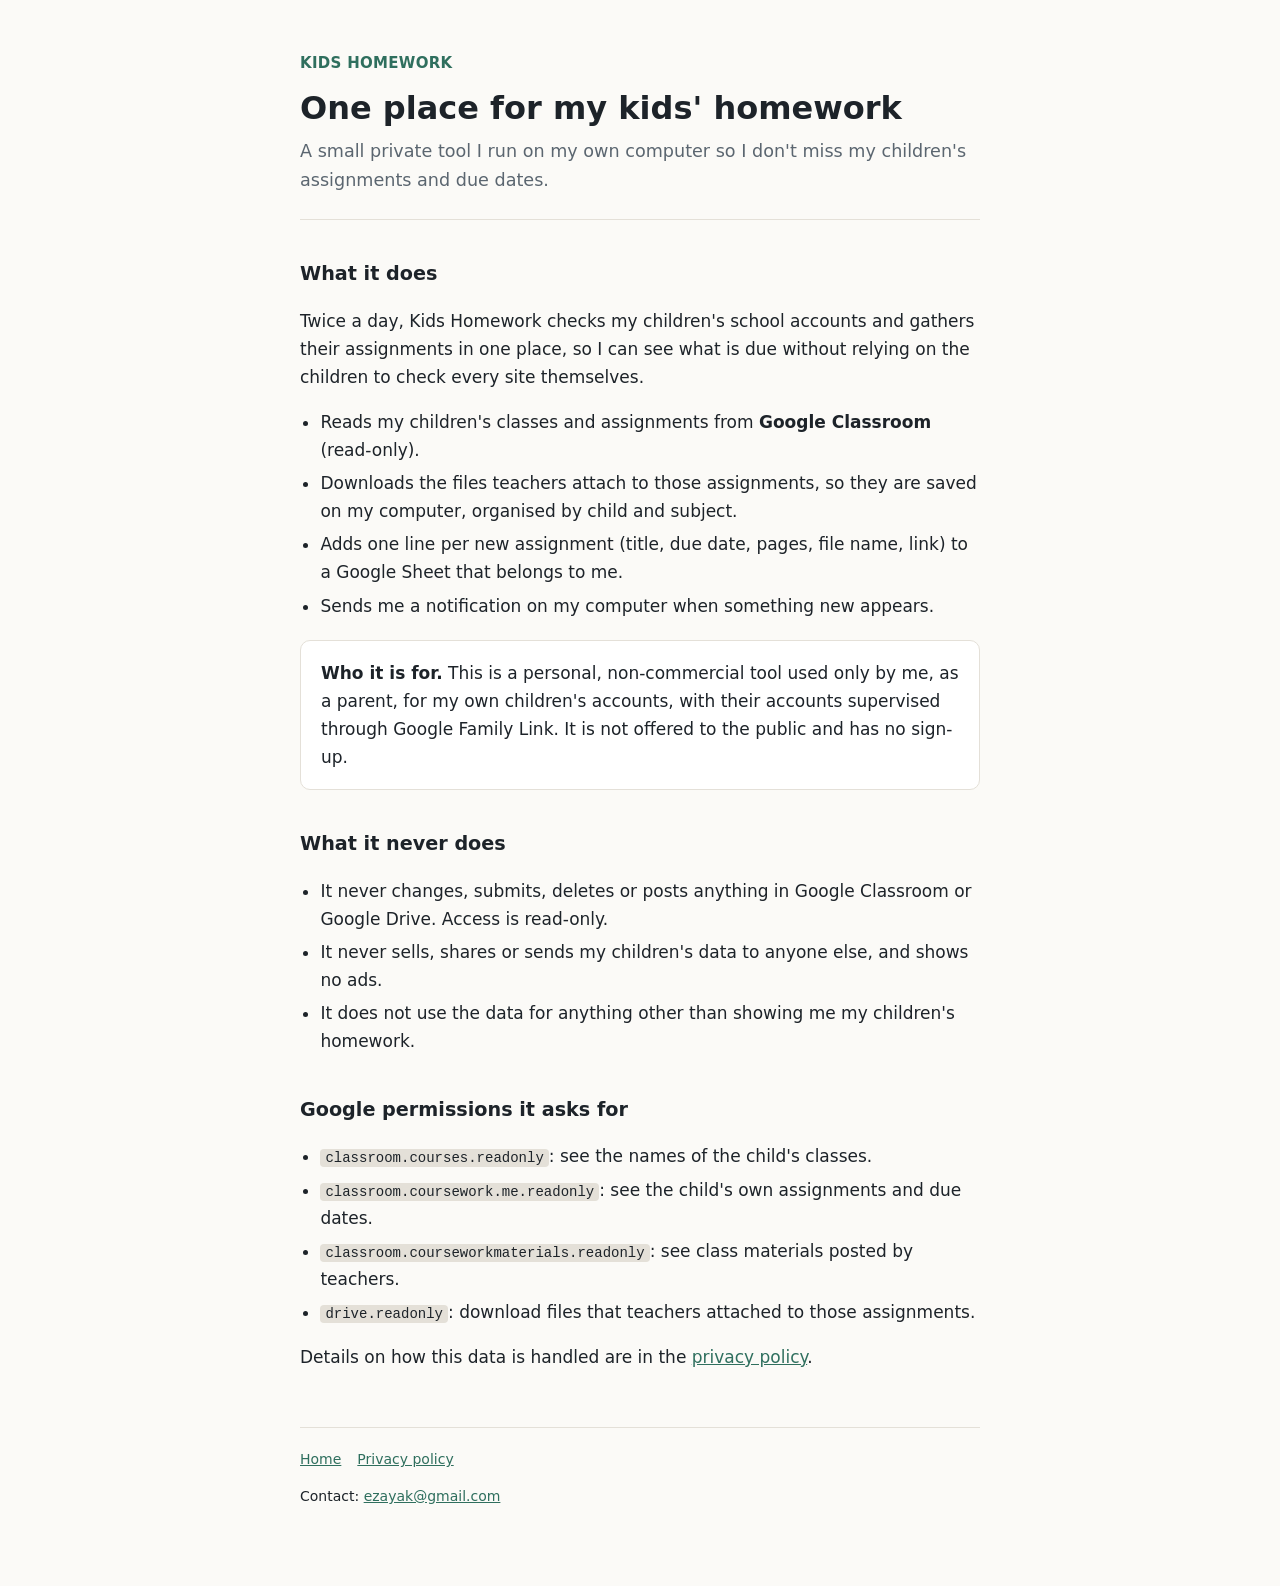
<file: index.html>
<!doctype html>
<html lang="en">
<head>
<meta charset="utf-8">
<meta name="viewport" content="width=device-width, initial-scale=1">
<title>Kids Homework</title>
<meta name="description" content="A private, family-use tool that collects a parent's own children's school assignments into one place.">
<link rel="stylesheet" href="style.css">
</head>
<body>
<main>
  <header>
    <a class="brand" href="index.html">Kids Homework</a>
    <h1>One place for my kids' homework</h1>
    <p class="lede">A small private tool I run on my own computer so I don't miss my children's assignments and due dates.</p>
  </header>

  <h2>What it does</h2>
  <p>Twice a day, Kids Homework checks my children's school accounts and gathers their assignments in one place, so I can see what is due without relying on the children to check every site themselves.</p>
  <ul>
    <li>Reads my children's classes and assignments from <strong>Google Classroom</strong> (read-only).</li>
    <li>Downloads the files teachers attach to those assignments, so they are saved on my computer, organised by child and subject.</li>
    <li>Adds one line per new assignment (title, due date, pages, file name, link) to a Google Sheet that belongs to me.</li>
    <li>Sends me a notification on my computer when something new appears.</li>
  </ul>

  <div class="card">
    <strong>Who it is for.</strong> This is a personal, non-commercial tool used only by me, as a parent, for my own children's accounts, with their accounts supervised through Google Family Link. It is not offered to the public and has no sign-up.
  </div>

  <h2>What it never does</h2>
  <ul>
    <li>It never changes, submits, deletes or posts anything in Google Classroom or Google Drive. Access is read-only.</li>
    <li>It never sells, shares or sends my children's data to anyone else, and shows no ads.</li>
    <li>It does not use the data for anything other than showing me my children's homework.</li>
  </ul>

  <h2>Google permissions it asks for</h2>
  <ul>
    <li><code>classroom.courses.readonly</code>: see the names of the child's classes.</li>
    <li><code>classroom.coursework.me.readonly</code>: see the child's own assignments and due dates.</li>
    <li><code>classroom.courseworkmaterials.readonly</code>: see class materials posted by teachers.</li>
    <li><code>drive.readonly</code>: download files that teachers attached to those assignments.</li>
  </ul>
  <p>Details on how this data is handled are in the <a href="privacy.html">privacy policy</a>.</p>

  <footer>
    <a href="index.html">Home</a><a href="privacy.html">Privacy policy</a>
    <p>Contact: <a href="mailto:ezayak@gmail.com">ezayak@gmail.com</a></p>
  </footer>
</main>
</body>
</html>
</file>
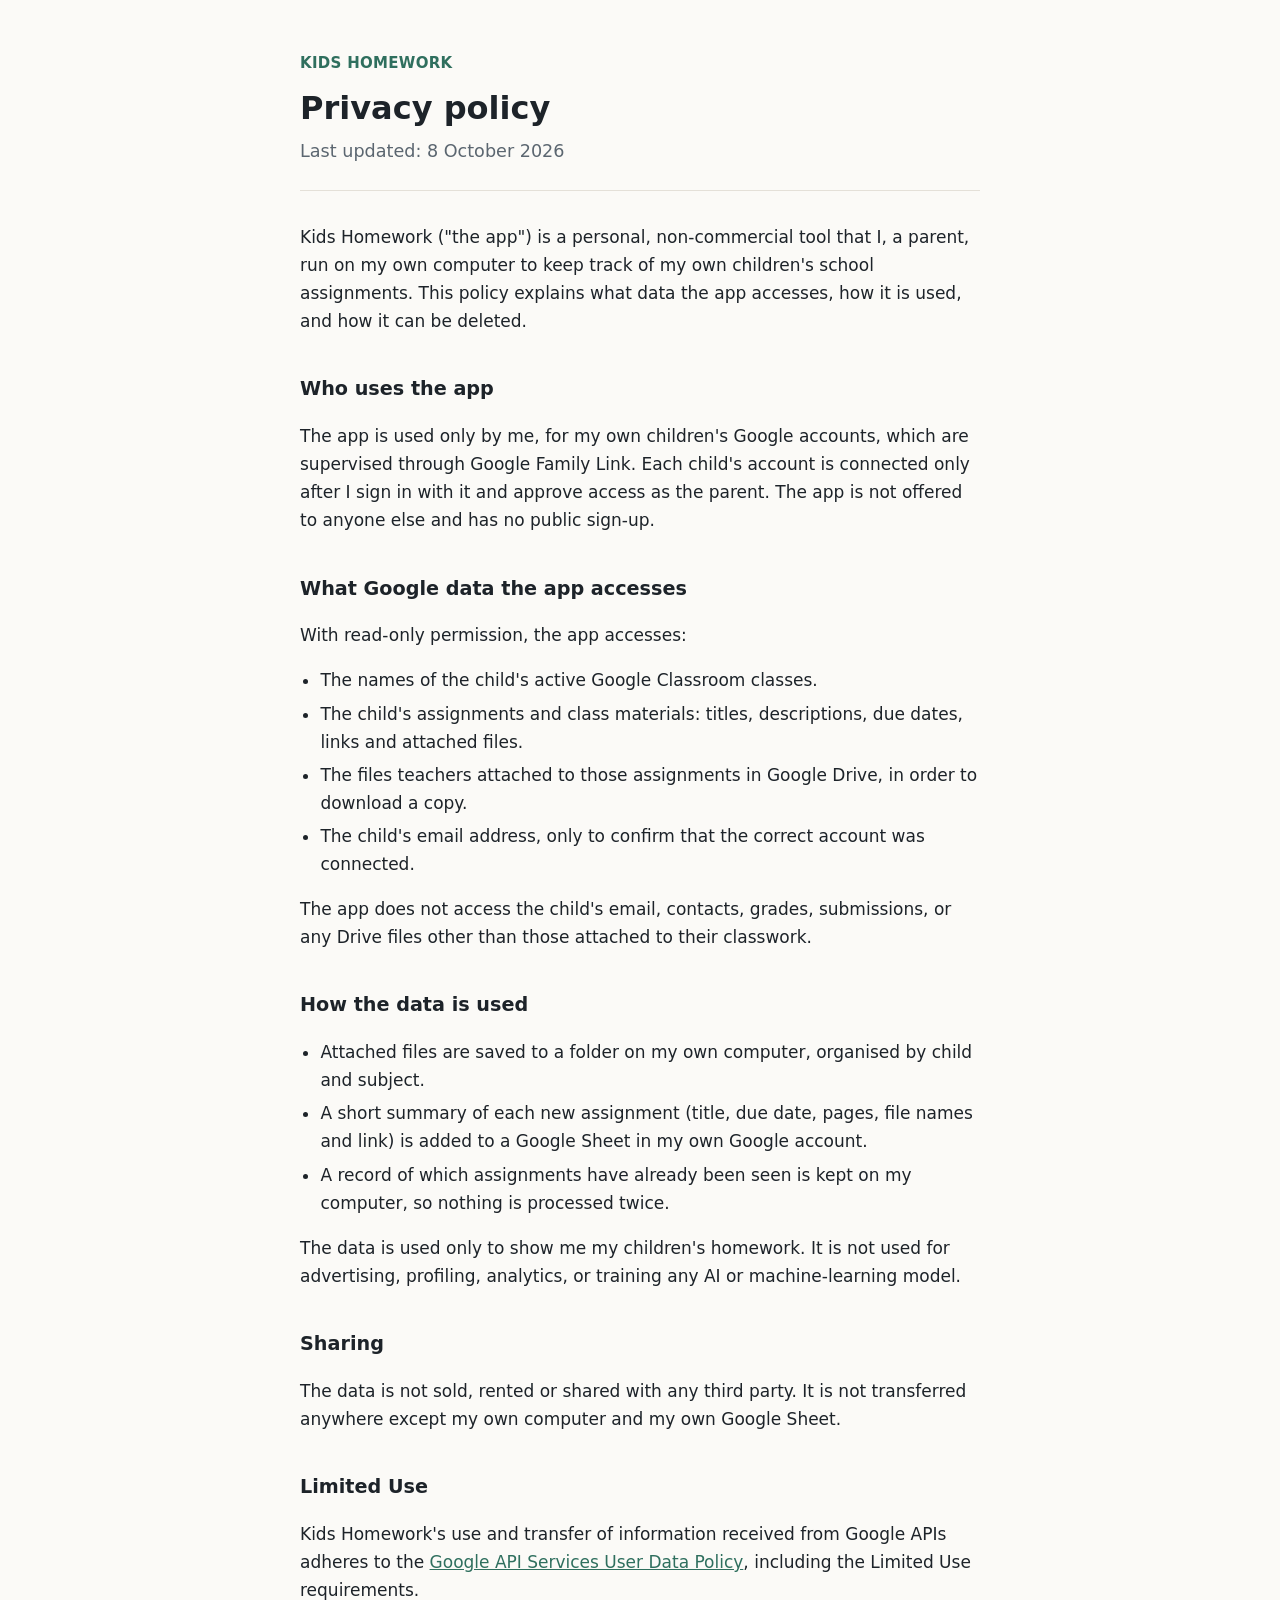
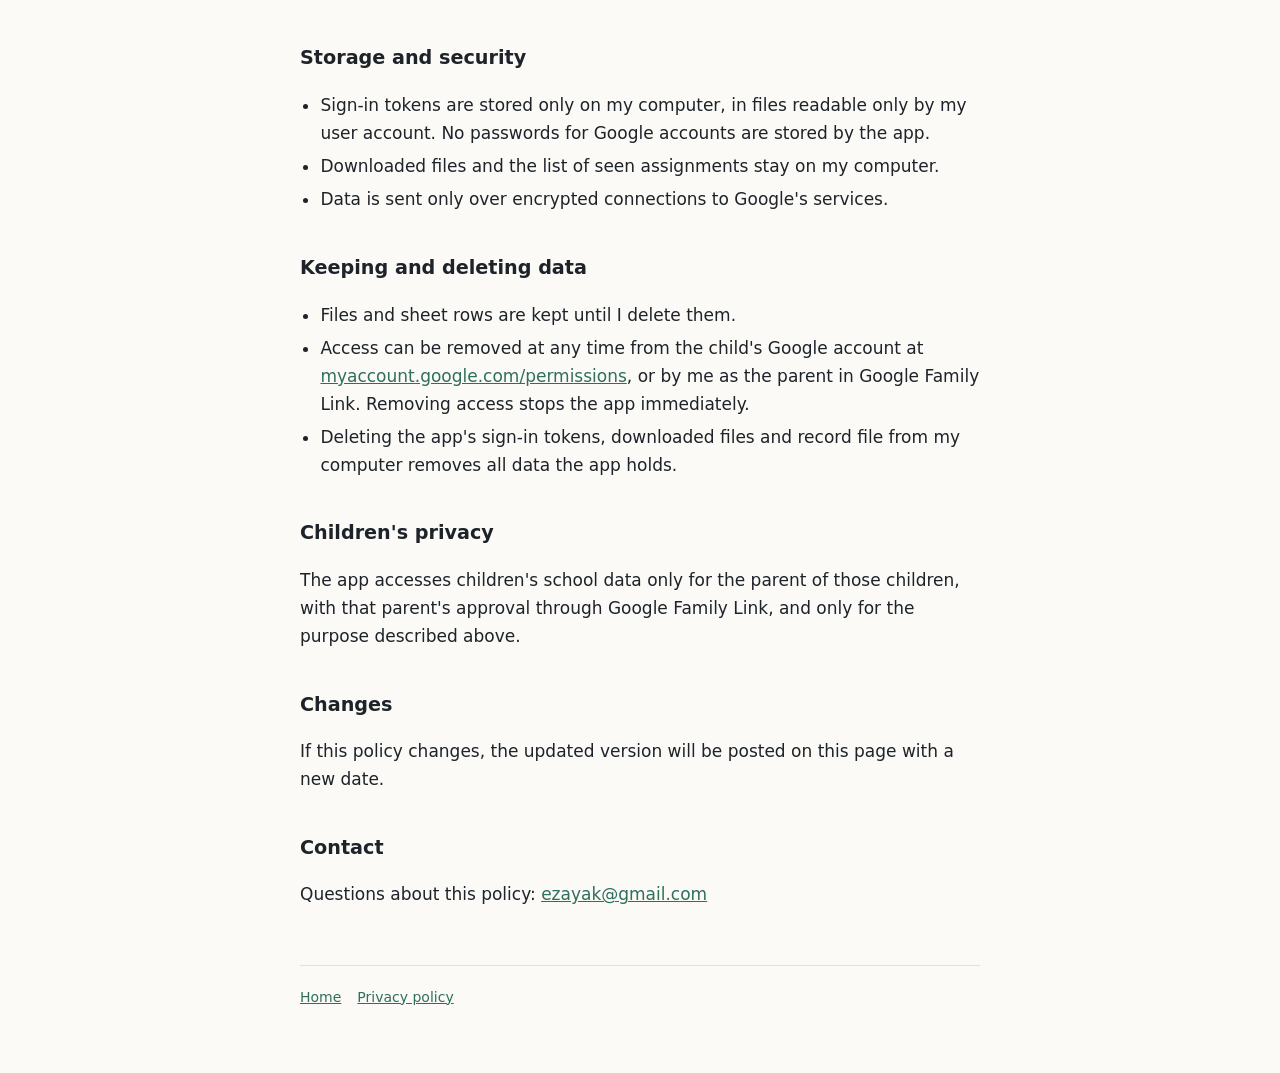
<file: privacy.html>
<!doctype html>
<html lang="en">
<head>
<meta charset="utf-8">
<meta name="viewport" content="width=device-width, initial-scale=1">
<title>Privacy Policy · Kids Homework</title>
<meta name="description" content="How Kids Homework handles Google user data.">
<link rel="stylesheet" href="style.css">
</head>
<body>
<main>
  <header>
    <a class="brand" href="index.html">Kids Homework</a>
    <h1>Privacy policy</h1>
    <p class="lede">Last updated: 8 October 2026</p>
  </header>

  <p>Kids Homework ("the app") is a personal, non-commercial tool that I, a parent, run on my own computer to keep track of my own children's school assignments. This policy explains what data the app accesses, how it is used, and how it can be deleted.</p>

  <h2>Who uses the app</h2>
  <p>The app is used only by me, for my own children's Google accounts, which are supervised through Google Family Link. Each child's account is connected only after I sign in with it and approve access as the parent. The app is not offered to anyone else and has no public sign-up.</p>

  <h2>What Google data the app accesses</h2>
  <p>With read-only permission, the app accesses:</p>
  <ul>
    <li>The names of the child's active Google Classroom classes.</li>
    <li>The child's assignments and class materials: titles, descriptions, due dates, links and attached files.</li>
    <li>The files teachers attached to those assignments in Google Drive, in order to download a copy.</li>
    <li>The child's email address, only to confirm that the correct account was connected.</li>
  </ul>
  <p>The app does not access the child's email, contacts, grades, submissions, or any Drive files other than those attached to their classwork.</p>

  <h2>How the data is used</h2>
  <ul>
    <li>Attached files are saved to a folder on my own computer, organised by child and subject.</li>
    <li>A short summary of each new assignment (title, due date, pages, file names and link) is added to a Google Sheet in my own Google account.</li>
    <li>A record of which assignments have already been seen is kept on my computer, so nothing is processed twice.</li>
  </ul>
  <p>The data is used only to show me my children's homework. It is not used for advertising, profiling, analytics, or training any AI or machine-learning model.</p>

  <h2>Sharing</h2>
  <p>The data is not sold, rented or shared with any third party. It is not transferred anywhere except my own computer and my own Google Sheet.</p>

  <h2>Limited Use</h2>
  <p>Kids Homework's use and transfer of information received from Google APIs adheres to the <a href="https://developers.google.com/terms/api-services-user-data-policy">Google API Services User Data Policy</a>, including the Limited Use requirements.</p>

  <h2>Storage and security</h2>
  <ul>
    <li>Sign-in tokens are stored only on my computer, in files readable only by my user account. No passwords for Google accounts are stored by the app.</li>
    <li>Downloaded files and the list of seen assignments stay on my computer.</li>
    <li>Data is sent only over encrypted connections to Google's services.</li>
  </ul>

  <h2>Keeping and deleting data</h2>
  <ul>
    <li>Files and sheet rows are kept until I delete them.</li>
    <li>Access can be removed at any time from the child's Google account at <a href="https://myaccount.google.com/permissions">myaccount.google.com/permissions</a>, or by me as the parent in Google Family Link. Removing access stops the app immediately.</li>
    <li>Deleting the app's sign-in tokens, downloaded files and record file from my computer removes all data the app holds.</li>
  </ul>

  <h2>Children's privacy</h2>
  <p>The app accesses children's school data only for the parent of those children, with that parent's approval through Google Family Link, and only for the purpose described above.</p>

  <h2>Changes</h2>
  <p>If this policy changes, the updated version will be posted on this page with a new date.</p>

  <h2>Contact</h2>
  <p>Questions about this policy: <a href="mailto:ezayak@gmail.com">ezayak@gmail.com</a></p>

  <footer>
    <a href="index.html">Home</a><a href="privacy.html">Privacy policy</a>
  </footer>
</main>
</body>
</html>
</file>
<file: style.css>
:root{--bg:#fbfaf7;--fg:#1d2329;--muted:#5b6670;--line:#e4e0d8;--accent:#2f6f5e;--card:#ffffff}
@media (prefers-color-scheme:dark){:root{--bg:#14181b;--fg:#e8e6e1;--muted:#a0a8ae;--line:#2a3136;--accent:#7cc4ad;--card:#1b2024}}
*{box-sizing:border-box}
body{margin:0;background:var(--bg);color:var(--fg);font:17px/1.65 system-ui,-apple-system,"Segoe UI",Roboto,sans-serif}
main{max-width:720px;margin:0 auto;padding:48px 20px 64px}
header{border-bottom:1px solid var(--line);margin-bottom:32px;padding-bottom:24px}
.brand{font-weight:700;letter-spacing:.02em;color:var(--accent);text-decoration:none;font-size:15px;text-transform:uppercase}
h1{font-size:2rem;line-height:1.2;margin:.4em 0 .3em}
h2{font-size:1.2rem;margin:2em 0 .5em}
p,li{color:var(--fg)}
.lede{color:var(--muted);font-size:1.1rem;margin:0}
ul{padding-left:1.2em}
li{margin:.3em 0}
.card{background:var(--card);border:1px solid var(--line);border-radius:10px;padding:18px 20px;margin:20px 0}
code{font:14px ui-monospace,SFMono-Regular,Menlo,monospace;background:var(--line);padding:1px 5px;border-radius:4px;word-break:break-word}
a{color:var(--accent)}
footer{margin-top:56px;padding-top:20px;border-top:1px solid var(--line);color:var(--muted);font-size:14px}
footer a{margin-right:16px}
</file>
